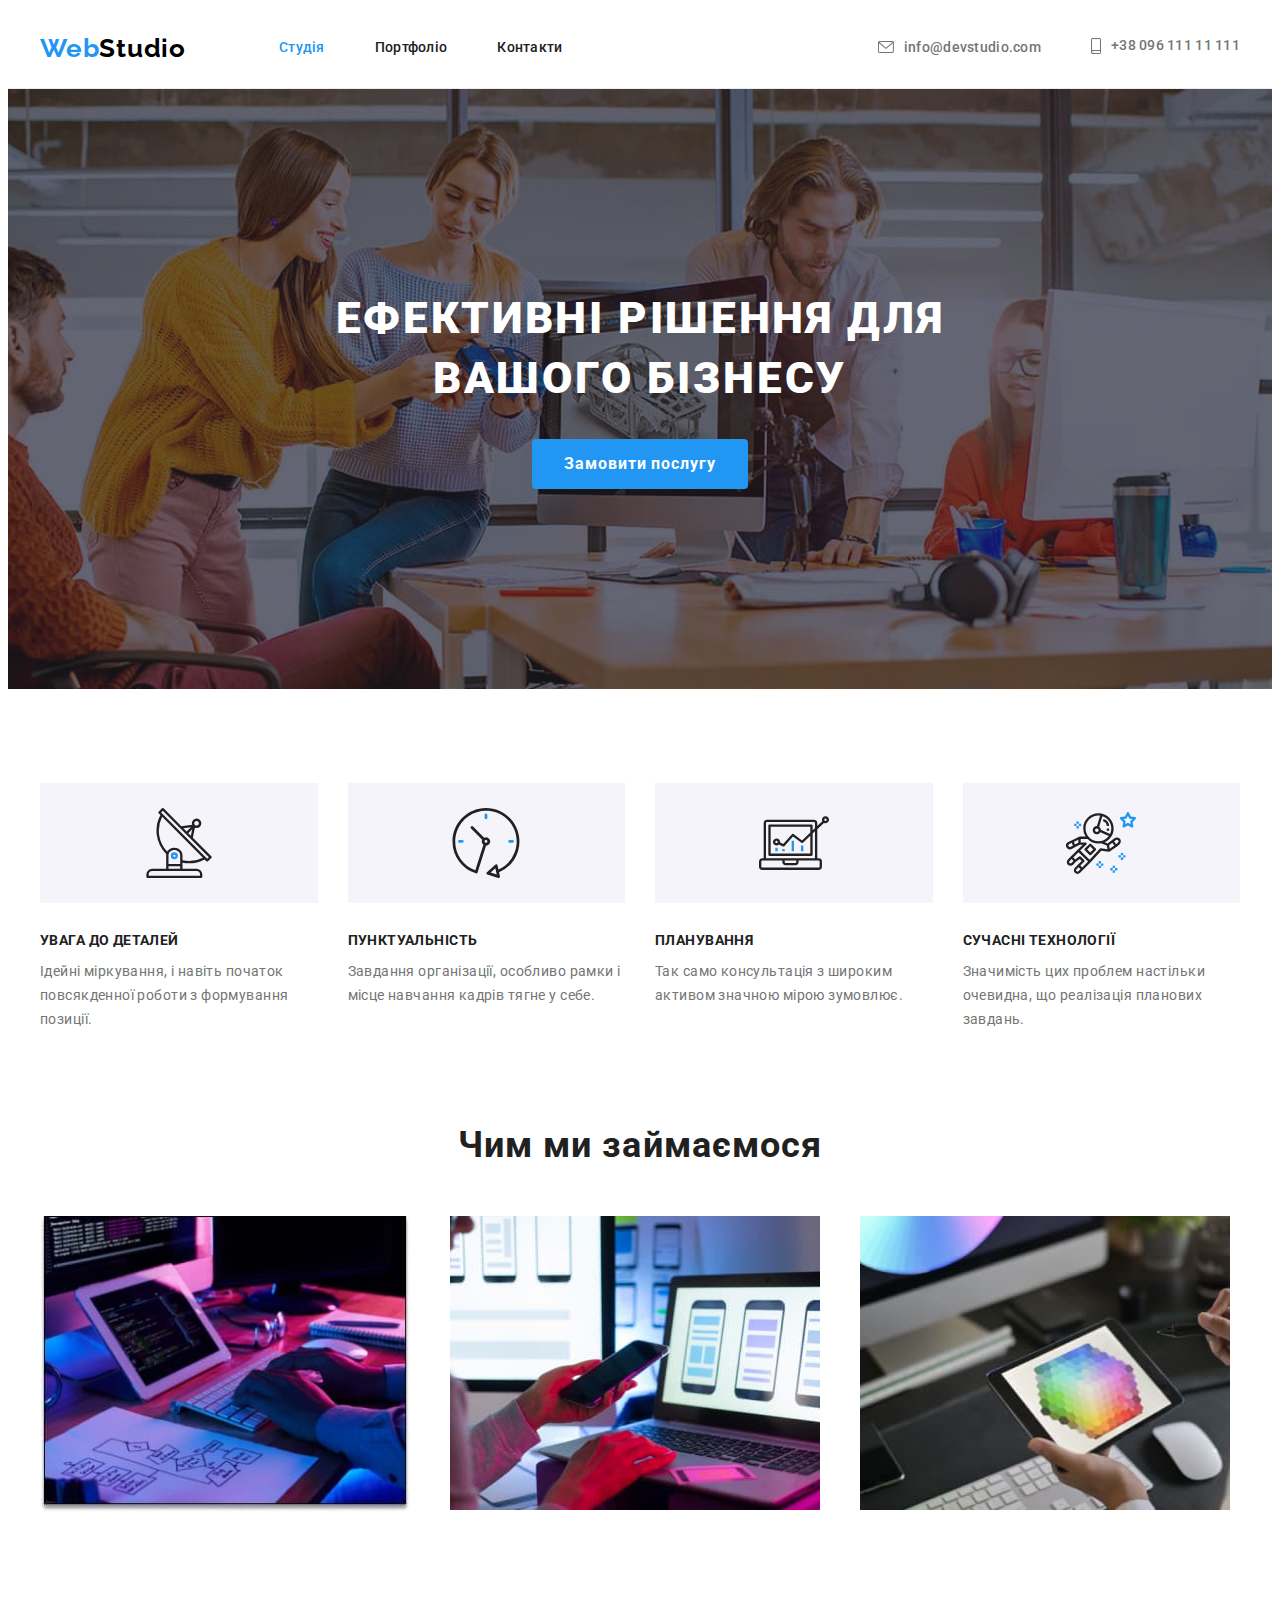
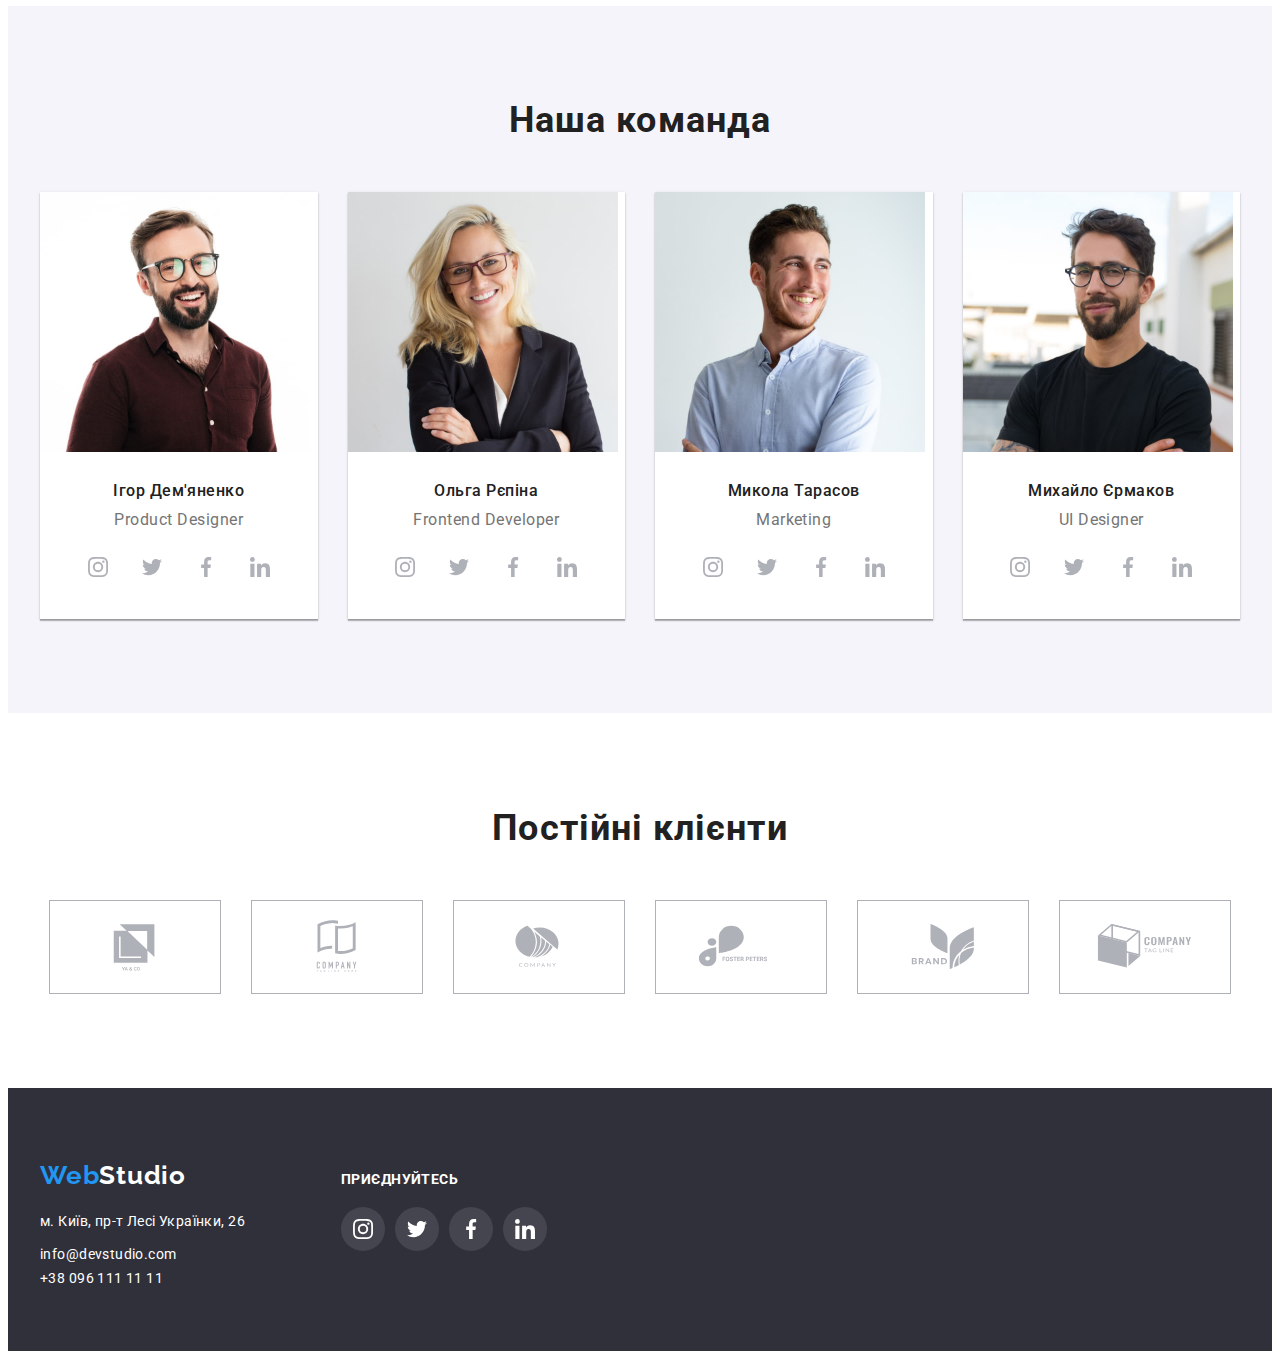
<file: index.html>
<!DOCTYPE html>
<html lang="uk">

<head>
    <meta charset="UTF-8">
    <meta http-equiv="X-UA-Compatible" content="IE=edge">
    <meta name="viewport" content="width=device-width, initial-scale=1.0">
    <title>Document</title>

 <!-- Fonts -->
    <link rel="preconnect" href="https://fonts.googleapis.com">
    <link rel="preconnect" href="https://fonts.gstatic.com" crossorigin>
    <link href="https://fonts.googleapis.com/css2?family=Raleway:wght@700&family=Roboto:wght@400;500;700;900&display=swap"
    rel="stylesheet">

  <!--Modern-normalize  -->

    <link rel="stylesheet" href="https://cdnjs.cloudflare.com/ajax/libs/modern-normalize/1.1.0/modern-normalize.min.css"
        integrity="sha512-wpPYUAdjBVSE4KJnH1VR1HeZfpl1ub8YT/NKx4PuQ5NmX2tKuGu6U/JRp5y+Y8XG2tV+wKQpNHVUX03MfMFn9Q=="
        crossorigin="anonymous" referrerpolicy="no-referrer" />

  <!--Custom styles-->

    <link rel="stylesheet" href="./css/styles.css">

</head>

<body>
    <!--Шапка сторінки-->

    <header class="heder line">
        <div class="container main">
            <nav class="navigation">
                <a href="/" lang="en" class="logo link"> <span class="accent">Web</span>Studio</a>
                <ul class="site-nav">
                    <li class="item"><a href="" class="link current">Студія</a></li>
                    <li class="item"><a href="./portfolio.html" class="link">Портфоліо</a></li>
                    <li class="item"><a href="" class="link">Контакти</a></li>
                </ul>
            </nav>
            <ul class="auth-nav">
                <li class="item">
                    <a href="mailto:info@devstudio.com" class="link envelope">
                        <svg class="envelope-icon" width="16" height="12">
                          <use href="./images/icons.svg#icon-envelope"></use>
                        </svg>
                        info@devstudio.com </a>
                </li>
                <li class="item">
                    <a href="tel:+380961111111" class="link smartphone">
                        <svg class="smartphone-icon" width="10" height="16">
                          <use href="./images/icons.svg#icon-smartphone"></use>
                        </svg>
                        +38 096 111 11 111</a>
                </li>
            </ul>
        </div>
    </header>
    
    <main>
        <!--Bg-->

        <section class="section-bg section">
                <div class="bg container">
                    <h1 class="section-bg-title">Ефективні рішення для вашого бізнесу</h1>
                    <button type="button" class="section-bg-button">Замовити послугу</button>
                </div>
        </section>
    
        <!--Інформація про сферу діяльності-->

        <section class="activity-section">
            <div class="container">
                <h2 hidden>Особливості</h2>
                <ul class="activity-list">
                    <li class="activity-item">

                        <div class="activity-icons">
                            <svg class="antenna-icon" width="70" height="70">
                              <use href="./images/icons.svg#icon-antenna"></use>
                            </svg>
                        </div>

                        <h3 class="activity-title">УВАГА ДО ДЕТАЛЕЙ</h3>
                        <p class="activity-text">Ідейні міркування, і навіть початок повсякденної роботи з формування позиції.</p>
                    </li>
                    <li class="activity-item">

                        <div class="activity-icons">
                            <svg class="clock-icon" width="70" height="70">
                                <use href="./images/icons.svg#icon-clock"></use>
                            </svg>
                        </div>
                        <h3 class="activity-title">ПУНКТУАЛЬНІСТЬ</h3>
                        <p class="activity-text">Завдання організації, особливо рамки і місце навчання кадрів тягне у себе.</p>
                    </li>
                    <li class="activity-item">

                        <div class="activity-icons">
                            <svg class="diagram-icon" width="70" height="70">
                                <use href="./images/icons.svg#icon-diagram"></use>
                            </svg>
                        </div>

                        <h3 class="activity-title">ПЛАНУВАННЯ</h3>
                        <p class="activity-text">Так само консультація з широким активом значною мірою зумовлює.</p>
                    </li>
                    <li class="activity-item">

                        <div class="activity-icons">
                            <svg class="astronaut-icon" width="70" height="70">
                                <use href="./images/icons.svg#icon-astronaut"></use>
                            </svg>
                        </div>
                        
                        <h3 class="activity-title">СУЧАСНІ ТЕХНОЛОГІЇ</h3>
                        <p class="activity-text">Значимість цих проблем настільки очевидна, що реалізація планових завдань.</p>
                    </li>
                </ul>
            </div>
        </section>

        <!-- сфера діяльності -->

        <section class="work-section section">
            <div class="work-box container">
                <h2 class="work-title">Чим ми займаємося</h2>
                <ul class="work-list">
                    <li class="work-item"> <img src="./images/a/box1(1).jpg" alt="Робота з програмами" width="370"></li>
                    <li class="work-item"> <img src="./images/a/img(4).jpg" alt="Дизайнер - розробник" width="370"></li>
                    <li class="work-item"> <img src="./images/a/img(5).jpg" alt="Вебдизайнер" width="370"></li>
                </ul>
            </div>
        </section>

        <!--Склад команды-->

        <section class="team-section section">
            <div class="container">
                <h2 class="team-title">Наша команда</h2>
                <ul class="team-box">

                        <li class="team-list">
                            <img src="./images/b/img(6).jpg" alt="Фото Ігора" width="270" class="team-img">
                            <div class="box">
                                <h3 class="team-subtitle">Ігор Дем'яненко</h3>
                                <p lang="eu" class="team-text">Product Designer</p>
                        
                                <ul class="social-list">
                                    <li class="social-item">
                                        <a class="social-link link" href="https://www.instagram.com"
                                        target="_blank"
                                        rel="noopener noreferrer"
                                        aria-label="instagram"
                                        >
                                        <svg class="social-icon" width="20" height="20">
                                          <use href="./images/icons.svg#icon-instagram"></use>
                                        </svg>
                                        </a>
                                    </li>
                                    <li class="social-item">
                                        <a class="social-link link" href="https://twitter.com" target="_blank" rel="noopener noreferrer"
                                            aria-label="twitter">
                                            <svg class="social-icon" width="20" height="20">
                                                <use href="./images/icons.svg#icon-twitter"></use>
                                            </svg>
                                        </a>
                                    </li>
                                    <li class="social-item">
                                        <a class="social-link link" href="https://www.facebook.com" target="_blank" rel="noopener noreferrer"
                                            aria-label="facebook">
                                            <svg class="social-icon" width="20" height="20">
                                                <use href="./images/icons.svg#icon-facebook"></use>
                                            </svg>
                                        </a>
                                    </li>
                                    <li class="social-item">
                                        <a class="social-link link" href="https://www.linkedin.com" target="_blank" rel="noopener noreferrer"
                                            aria-label="linkedin">
                                            <svg class="social-icon" width="20" height="20">
                                                <use href="./images/icons.svg#icon-linkedin"></use>
                                            </svg>
                                        </a>
                                    </li>
                                </ul>
                            </div>
                        </li>
                    
                        <li class="team-list">
                            <img src="./images/b/img(1).jpg" alt="Фото Ольги" width="270" class="team-img">
                                <div class="box">
                                    <h3 class="team-subtitle">Ольга Рєпіна</h3>
                                    <p lang="eu" class="team-text">Frontend Developer</p>
                        
                                    <ul class="social-list">
                                        <li class="social-item">
                                            <a class="social-link link" href="https://www.instagram.com" target="_blank" rel="noopener noreferrer"
                                                aria-label="instagram">
                                                <svg class="social-icon" width="20" height="20">
                                                    <use href="./images/icons.svg#icon-instagram"></use>
                                                </svg>
                                            </a>
                                        </li>
                                        <li class="social-item">
                                            <a class="social-link link" href="https://twitter.com" target="_blank" rel="noopener noreferrer"
                                                aria-label="twitter">
                                                <svg class="social-icon" width="20" height="20">
                                                    <use href="./images/icons.svg#icon-twitter"></use>
                                                </svg>
                                            </a>
                                        </li>
                                        <li class="social-item">
                                            <a class="social-link link" href="https://www.facebook.com" target="_blank" rel="noopener noreferrer"
                                                aria-label="facebook">
                                                <svg class="social-icon" width="20" height="20">
                                                    <use href="./images/icons.svg#icon-facebook"></use>
                                                </svg>
                                            </a>
                                        </li>
                                        <li class="social-item">
                                            <a class="social-link link" href="https://www.linkedin.com" target="_blank" rel="noopener noreferrer"
                                                aria-label="linkedin">
                                                <svg class="social-icon" width="20" height="20">
                                                    <use href="./images/icons.svg#icon-linkedin"></use>
                                                </svg>
                                            </a>
                                        </li>
                                    </ul>
                                </div>
                        </li>

                        <li class="team-list">
                                <img src="./images/b/img(2).jpg" alt="Фото Миколая" width="270" class="team-img">
                                <div class="box">
                                    <h3 class="team-subtitle">Микола Тарасов</h3>
                                    <p lang="eu" class="team-text">Marketing</p>
                                    <ul class="social-list">
                                        <li class="social-item">
                                            <a class="social-link link" href="https://www.instagram.com" target="_blank" rel="noopener noreferrer"
                                                aria-label="instagram">
                                                <svg class="social-icon" width="20" height="20">
                                                    <use href="./images/icons.svg#icon-instagram"></use>
                                                </svg>
                                            </a>
                                        </li>
                                        <li class="social-item">
                                            <a class="social-link link" href="https://twitter.com" target="_blank" rel="noopener noreferrer"
                                                aria-label="twitter">
                                                <svg class="social-icon" width="20" height="20">
                                                    <use href="./images/icons.svg#icon-twitter"></use>
                                                </svg>
                                            </a>
                                        </li>
                                        <li class="social-item">
                                            <a class="social-link link" href="https://www.facebook.com" target="_blank" rel="noopener noreferrer"
                                                aria-label="facebook">
                                                <svg class="social-icon" width="20" height="20">
                                                    <use href="./images/icons.svg#icon-facebook"></use>
                                                </svg>
                                            </a>
                                        </li>
                                        <li class="social-item">
                                            <a class="social-link link" href="https://www.linkedin.com" target="_blank" rel="noopener noreferrer"
                                                aria-label="linkedin">
                                                <svg class="social-icon" width="20" height="20">
                                                    <use href="./images/icons.svg#icon-linkedin"></use>
                                                </svg>
                                            </a>
                                        </li>
                                    </ul>
                                </div>
                        </li>

                        <li class="team-list">
                                <img src="./images/b/img(3).jpg" alt="Фото Михайла" width="270">
                                <div class="box">
                                    <h3 class="team-subtitle">Михайло Єрмаков</h3>
                                    <p lang="eu" class="team-text">UI Designer</p>
                                    <ul class="social-list">
                                    <li class="social-item">
                                        <a class="social-link link" href="https://www.instagram.com" target="_blank" rel="noopener noreferrer"
                                            aria-label="instagram">
                                            <svg class="social-icon" width="20" height="20">
                                                <use href="./images/icons.svg#icon-instagram"></use>
                                            </svg>
                                        </a>
                                    </li>
                                    <li class="social-item">
                                        <a class="social-link link" href="https://twitter.com" target="_blank" rel="noopener noreferrer"
                                            aria-label="twitter">
                                            <svg class="social-icon" width="20" height="20">
                                                <use href="./images/icons.svg#icon-twitter"></use>
                                            </svg>
                                        </a>
                                    </li>
                                    <li class="social-item">
                                        <a class="social-link link" href="https://www.facebook.com" target="_blank" rel="noopener noreferrer"
                                            aria-label="facebook">
                                            <svg class="social-icon" width="20" height="20">
                                                <use href="./images/icons.svg#icon-facebook"></use>
                                            </svg>
                                        </a>
                                    </li>
                                    <li class="social-item">
                                        <a class="social-link link" href="https://www.linkedin.com" target="_blank" rel="noopener noreferrer"
                                            aria-label="linkedin">
                                            <svg class="social-icon" width="20" height="20">
                                                <use href="./images/icons.svg#icon-linkedin"></use>
                                            </svg>
                                        </a>
                                    </li>
                                    </ul>
                                </div>
                        </li>

                </ul>
            </div>
        </section>

        <!-- Постійні клієнти -->

        <section class="clients-section section">
            <div class="container">
                <h2 class="clients-title">Постійні клієнти</h2>
                <ul class="clients-list">
                    <li class="clients-item">
                        <a class="clients-link link" href="" target="_blank" rel="noopener noreferrer"
                            aria-label="company-ya&co">
                             <svg class="clients-icon" width="106" height="60">
                                <use href="./images/icons.svg#icon-ya"></use>
                             </svg>
                            </a>
                    </li>
                    <li class="clients-item">
                            <a class="clients-link link" href="" target="_blank" rel="noopener noreferrer" aria-label="company-tagline-here">
                                <svg class="clients-icon" width="106" height="60">
                                    <use href="./images/icons.svg#icon-company"></use>
                                </svg>
                            </a>
                    </li>
                    <li class="clients-item">
                            <a class="clients-link link" href="" target="_blank" rel="noopener noreferrer" aria-label="company">
                                <svg class="clients-icon" width="106" height="60">
                                    <use href="./images/icons.svg#icon-circle"></use>
                                </svg>
                            </a>
                    </li>
                    <li class="clients-item">
                            <a class="clients-link link" href="" target="_blank" rel="noopener noreferrer" aria-label="company-brand">
                                <svg class="clients-icon" width="106" height="60">
                                    <use href="./images/icons.svg#icon-foster"></use>
                                </svg>
                            </a>
                    </li>
                    <li class="clients-item">
                            <a class="clients-link link" href="" target="_blank" rel="noopener noreferrer" aria-label="company-tag-line">
                                <svg class="clients-icon" width="106" height="60">
                                    <use href="./images/icons.svg#icon-brand"></use>
                                </svg>
                            </a>
                    </li>
                    <li class="clients-item">
                            <a class="clients-link link" href="" target="_blank" rel="noopener noreferrer" aria-label="facebook">
                                <svg class="clients-icon" width="106" height="60">
                                    <use href="./images/icons.svg#icon-square"></use>
                                </svg>
                            </a>
                    </li>


                </ul>
            </div>
        </section>
    </main>


    <!--Футер-->

    <footer class="footer">
        <div class="footer-container container">
            <div class="footer-left">
                <a href="/" lang="en" class="footer-logo link"><span class="accent">Web</span>Studio</a>
                <address class="footer-adress">
                    <p class="footer-text">м. Київ, пр-т Лесі Українки, 26</p>
                    <ul class="footer-list">
                        <li ><a href="mailto:info@devstudio.com" class="footer-item indent link">info@devstudio.com</a></li>
                        <li><a href="tel:+380961111111" class="footer-item link">+38 096 111 11 11</a></li>
                    </ul>
                </address>
            </div>

            <div class="footer-right">
                <p class="footer-social">приєднуйтесь</p>
                <ul class="footer-social-list">
                    <li class="footer-social-item">
                        <a class="footer-social-link link" href="https://www.instagram.com" target="_blank" rel="noopener noreferrer"
                            aria-label="instagram">
                            <svg class="social-icon" width="20" height="20">
                                <use href="./images/icons.svg#icon-instagram"></use>
                            </svg>
                        </a>
                    </li>
                    <li class="footer-social-item">
                        <a class="footer-social-link link" href="https://twitter.com" target="_blank" rel="noopener noreferrer"
                            aria-label="twitter">
                            <svg class="social-icon" width="20" height="20">
                                <use href="./images/icons.svg#icon-twitter"></use>
                            </svg>
                        </a>
                    </li>
                    <li class="footer-social-item">
                        <a class="footer-social-link link" href="https://www.facebook.com" target="_blank" rel="noopener noreferrer"
                            aria-label="facebook">
                            <svg class="social-icon" width="20" height="20">
                                <use href="./images/icons.svg#icon-facebook"></use>
                            </svg>
                        </a>
                    </li>
                    <li class="footer-social-item">
                        <a class="footer-social-link link" href="https://www.linkedin.com" target="_blank" rel="noopener noreferrer"
                            aria-label="linkedin">
                            <svg class="social-icon" width="20" height="20">
                                <use href="./images/icons.svg#icon-linkedin"></use>
                            </svg>
                        </a>
                    </li>
                </ul>


            </div>
        </div>
    </footer>
</body>
</html>
</file>
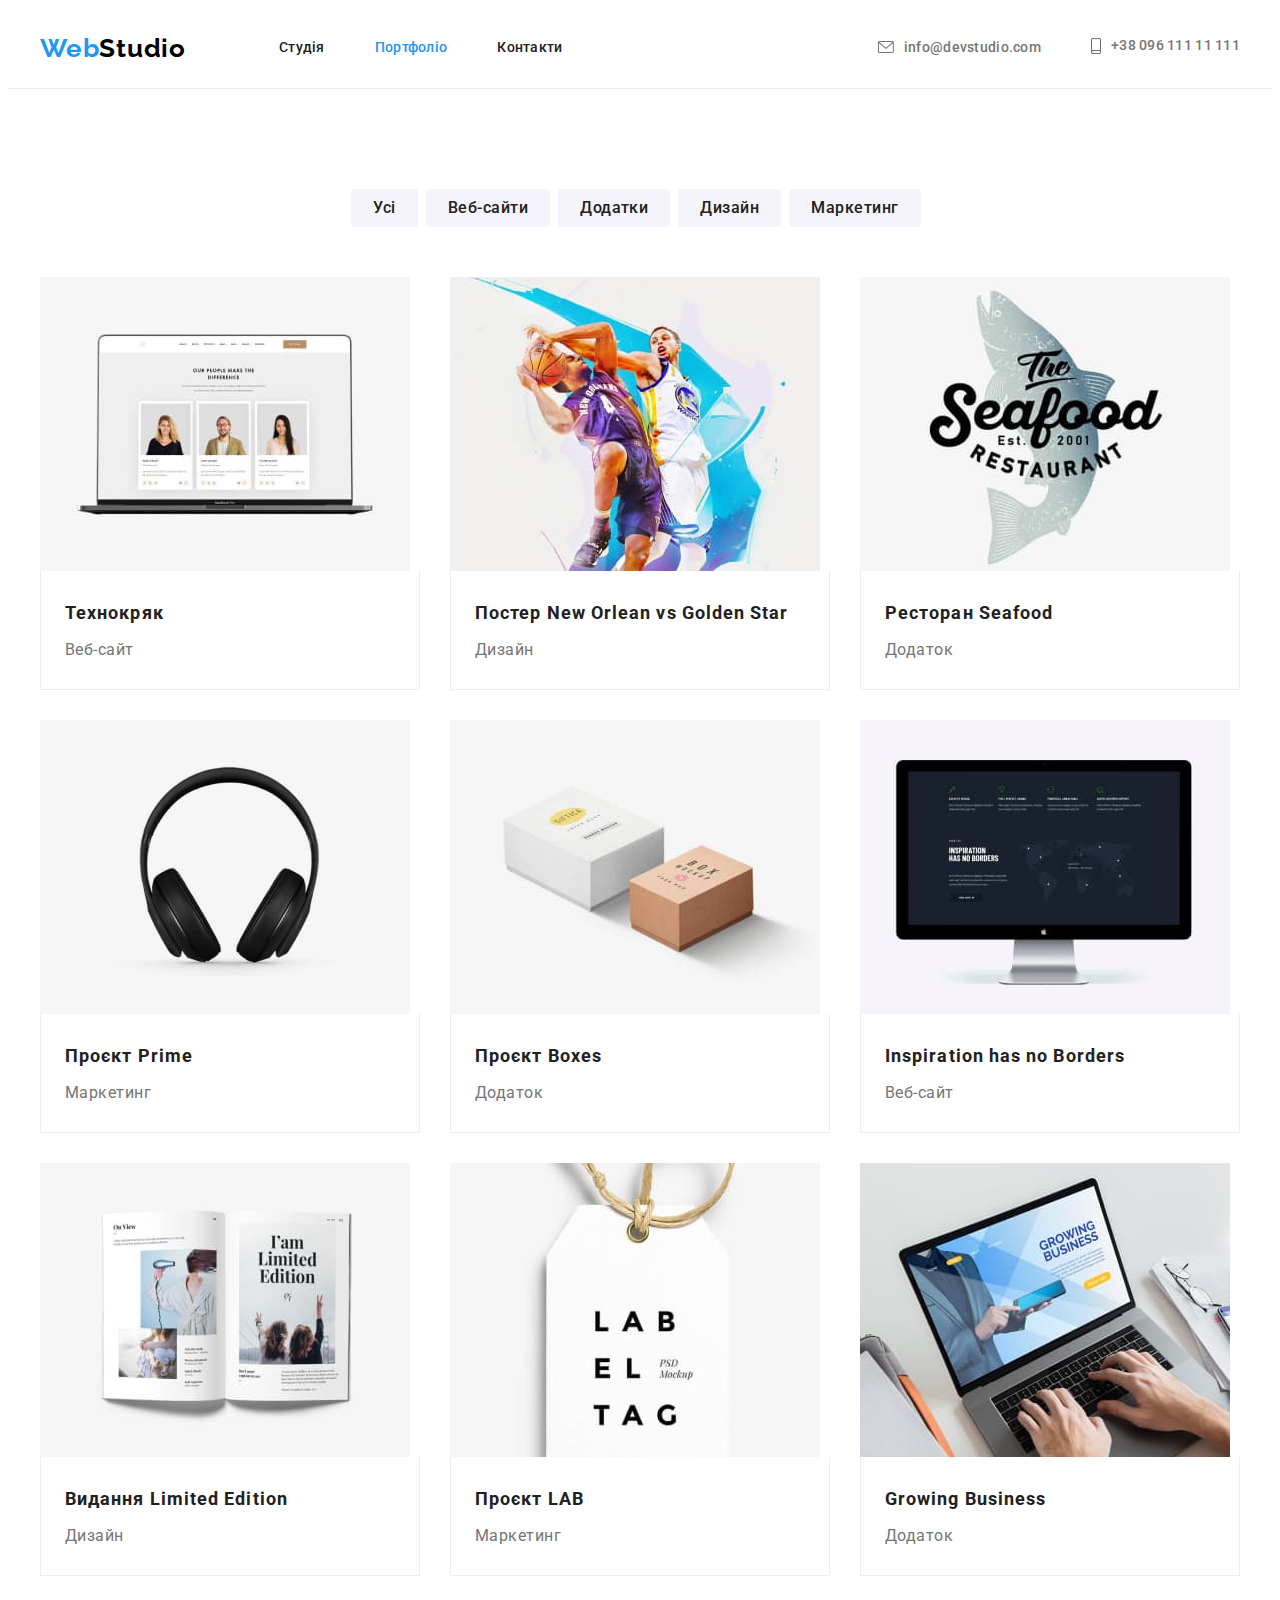
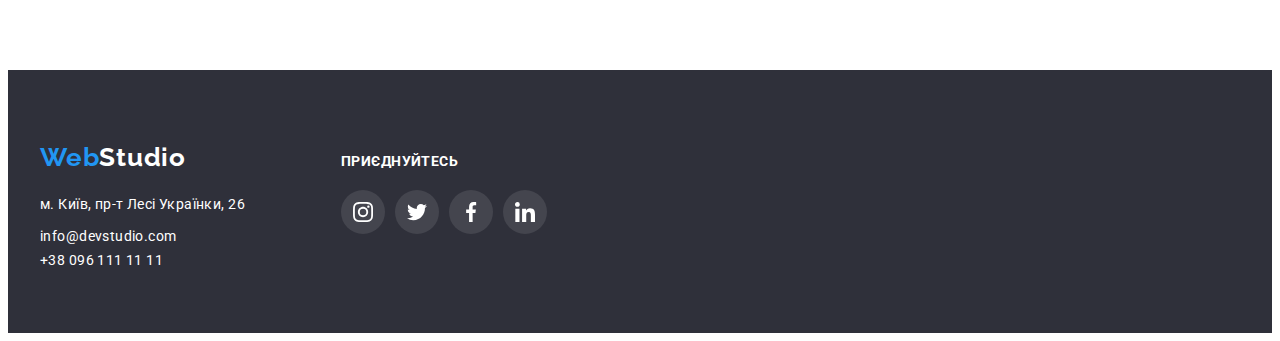
<file: portfolio.html>
<!DOCTYPE html>
<html lang="uk">

<head>
    <meta charset="UTF-8">
    <meta http-equiv="X-UA-Compatible" content="IE=edge">
    <meta name="viewport" content="width=device-width, initial-scale=1.0">
    <title>Document</title>

 <!-- Fonts -->

    <link rel="preconnect" href="https://fonts.googleapis.com">
    <link rel="preconnect" href="https://fonts.gstatic.com" crossorigin>
    <link href="https://fonts.googleapis.com/css2?family=Raleway:wght@700&family=Roboto:wght@400;500;700;900&display=swap"
        rel="stylesheet">

 <!--Modern-normalize  -->
    
    <link rel="stylesheet" href="https://cdnjs.cloudflare.com/ajax/libs/modern-normalize/1.1.0/modern-normalize.min.css"
        integrity="sha512-wpPYUAdjBVSE4KJnH1VR1HeZfpl1ub8YT/NKx4PuQ5NmX2tKuGu6U/JRp5y+Y8XG2tV+wKQpNHVUX03MfMFn9Q=="
        crossorigin="anonymous" referrerpolicy="no-referrer" />
    
 <!--Custom styles-->

    <link rel="stylesheet" href="./css/styles.css">

</head>

<body>
    <!--Шапка сторінки-->
    <header class="heder line">
        <div class="container main">
            <nav class="navigation">
                <a href="/" lang="en" class="logo link"> <span class="accent">Web</span>Studio</a>
                <ul class="site-nav">
                    <li class="item"><a href="./index.html" class="link">Студія</a></li>
                    <li class="item"><a href="" class="link current">Портфоліо</a></li>
                    <li class="item"><a href="" class="link">Контакти</a></li>
                </ul>
                </nav>
                <ul class="auth-nav">
                <li class="item">
                    <a href="mailto:info@devstudio.com" class="link envelope">
                        <svg class="envelope-icon" width="16" height="12">
                            <use href="./images/icons.svg#icon-envelope"></use>
                        </svg>
                        info@devstudio.com </a>
                </li>
                <li class="item">
                    <a href="tel:+380961111111" class="link smartphone">
                        <svg class="smartphone-icon" width="10" height="16">
                            <use href="./images/icons.svg#icon-smartphone"></use>
                        </svg>
                        +38 096 111 11 111</a>
                </li>
                </ul>
                </div>
                </header>
    <!-- Main -->
    <main>
        <section class="portfolio section">
            <div class="container">
                <h1 hidden>Портфоліо</h1>
                <ul class="portfolio-filter ">
                    <li class="portfolio-item"><button type="button" class="button">Усі</button>
                    <li class="portfolio-item"><button type="button" class="button">Веб-сайти</button>
                    <li class="portfolio-item"><button type="button" class="button">Додатки</button>
                    <li class="portfolio-item"><button type="button" class="button">Дизайн</button>
                    <li class="portfolio-item"><button type="button" class="button">Маркетинг</button>
                </ul>
                <ul class="project-list">
                    <li class="project-item">
                            <a href="" class="project-link link">
                                <img src="./images/portfolio/img(1).jpg" alt="Ноутбук" width="370">
                                <div class="project-infa">
                                    <h2 class="project-title">Технокряк</h2>
                                    <p class="project-text">Веб-сайт</p>
                                </div>
                            </a>
                    </li>
                    <li class="project-item">
                        <a href="" class="project-link link">
                            <img src="./images/portfolio/img(2).jpg" alt="Гра у баскетбол" width="370" class="project-img">
                            <div class="project-infa">
                                <h2 class="project-title">Постер New Orlean vs Golden Star</h2>
                                <p class="project-text">Дизайн</p>
                            </div>
                        </a>
                    </li>
                    <li class="project-item">
                        <a href="" class="project-link link">
                            <img src="./images/portfolio/img(3).jpg" alt="Серветка" width="370">
                            <div class="project-infa">
                                <h2 class="project-title">Ресторан Seafood</h2>
                                <p class="project-text">Додаток</p>
                            </div>
                        </a>
                    </li>
                    <li class="project-item">
                        <a href="" class="project-link link">
                            <img src="./images/portfolio/img(4).jpg" alt="Навушники" width="370">
                            <div class="project-infa">
                                <h2 class="project-title">Проєкт Prime</h2>
                                <p class="project-text">Маркетинг</p>
                            </div>
                        </a>
                    </li>
                    <li class="project-item">
                        <a href="" class="project-link link">
                            <img src="./images/portfolio/img(5).jpg" alt="Коробки" width="370">
                            <div class="project-infa">
                                <h2 class="project-title">Проєкт Boxes</h2>
                                <p class="project-text">Додаток</p>
                            </div>
                        </a>
                    </li>
                    <li class="project-item">
                        <a href="" class="project-link link">
                            <img src="./images/portfolio/img(6).jpg" alt="Монитор" width="370">
                            <div class="project-infa">
                                <h2 lang="eu" class="project-title">Inspiration has no Borders</h2>
                                <p class="project-text">Веб-сайт</p>
                            </div>
                        </a>
                    </li>
                    <li class="project-item">
                        <a href="" class="project-link link">
                            <img src="./images/portfolio/img(7).jpg" alt="Книга" width="370">
                            <div class="project-infa">
                                <h2 class="project-title">Видання Limited Edition</h2>
                                <p class="project-text">Дизайн</p>
                            </div>
                        </a>
                    </li>
                    <li class="project-item">
                        <a href="" class="project-link link">
                            <img src="./images/portfolio/img(8).jpg" alt="Бірка" width="370">
                            <div class="project-infa">
                                <h2 class="project-title">Проєкт LAB</h2>
                                <p class="project-text">Маркетинг</p>
                            </div>
                        </a>
                    </li>
                    <li class="project-item">
                        <a href="" class="project-link link">
                            <img src="./images/portfolio/img(9).jpg" alt="Робота на ноутбуке" width="370">
                            <div class="project-infa">
                                <h2 lang="eu" class="project-title">Growing Business</h2>
                                <p class="project-text">Додаток</p>
                            </div>
                        </a>
                    </li>
                </ul>
            </div>
        </section>
    </main>
<!--Футер-->
<footer class="footer">
    <div class="footer-container container">
        <div class="footer-left">
            <a href="/" lang="en" class="footer-logo link"><span class="accent">Web</span>Studio</a>
            <address class="footer-adress">
                <p class="footer-text">м. Київ, пр-т Лесі Українки, 26</p>
                <ul class="footer-list">
                    <li><a href="mailto:info@devstudio.com" class="footer-item indent link">info@devstudio.com</a></li>
                    <li><a href="tel:+380961111111" class="footer-item link">+38 096 111 11 11</a></li>
                </ul>
            </address>
        </div>

        <div class="footer-right">
            <p class="footer-social">приєднуйтесь</p>
            <ul class="footer-social-list">
                <li class="footer-social-item">
                    <a class="footer-social-link link" href="https://www.instagram.com" target="_blank"
                        rel="noopener noreferrer" aria-label="instagram">
                        <svg class="social-icon" width="20" height="20">
                            <use href="./images/icons.svg#icon-instagram"></use>
                        </svg>
                    </a>
                </li>
                <li class="footer-social-item">
                    <a class="footer-social-link link" href="https://twitter.com" target="_blank"
                        rel="noopener noreferrer" aria-label="twitter">
                        <svg class="social-icon" width="20" height="20">
                            <use href="./images/icons.svg#icon-twitter"></use>
                        </svg>
                    </a>
                </li>
                <li class="footer-social-item">
                    <a class="footer-social-link link" href="https://www.facebook.com" target="_blank"
                        rel="noopener noreferrer" aria-label="facebook">
                        <svg class="social-icon" width="20" height="20">
                            <use href="./images/icons.svg#icon-facebook"></use>
                        </svg>
                    </a>
                </li>
                <li class="footer-social-item">
                    <a class="footer-social-link link" href="https://www.linkedin.com" target="_blank"
                        rel="noopener noreferrer" aria-label="linkedin">
                        <svg class="social-icon" width="20" height="20">
                            <use href="./images/icons.svg#icon-linkedin"></use>
                        </svg>
                    </a>
                </li>
            </ul>


        </div>
    </div>
</footer>
</body>

</html>
</file>
<file: css/styles.css>
/* основной цвет текста (заголовков) #212121 */
/* вторичный цвет текста (параграфов) #757575  */
/* акцент #2196F3 */
/* белый цвет текста #FFFFFF*/

/* основной цвет фона  #F5F5F5*/
/* цвет фона в heder #FFFFFF */
/* цвет фона секция Bg и футер #2F303A */
/* цвет фона секция Склад команды#F5F4FA */

:root {
    --primary-text-color: #212121;
    --text-color: #757575;
    --accent-color: #2196F3;
    --white-color: #FFFFFF;
    --black-color: #000000;

    --background-color: #FFFFFF;
    --background-color-secondary: #F5F4FA;
    --background-color-third: #2F303A;
    --background-color-accent: #2196F3;
    --background-color-aktive: #188CE8;

    --border-portfolio: #EEEEEE;
    --border-line: #ECECEC;
}

body {
 font-family: Roboto, sans-serif;
 color: var(--primary-text-color);
 background-color: var(--background-color);
}
 
/* reset style */

h1,
h2,
h3,
h4,
h5,
h6,
p {
 margin: 0;
}

ul {
 list-style: none;
 padding: 0;
 margin: 0;
}

.link {
 text-decoration: none;
}
 
img {
    display: block;
    max-width: 100%;
    height: auto;
}

.container {
    width: 1200px;
    padding-left: 15px;
    padding-right: 15px;
    margin-left: auto;
    margin-right: auto;

    /* outline: 2px solid blue; */
}

.section {
    padding-top: 94px;
    padding-bottom: 94px;
    /* outline: 2px solid orange; */

}

/*-------------header-------------*/


.heder {
 background-color: var(--background-colorl);
  
}

.line {
 border-bottom: 1px solid var(--border-line);
 
}

.main {
    display: flex;
    align-items: center;
}

/* logo */

.logo {
 margin-right: 93px;
 
 font-family: Raleway;
 font-weight: 700;
 font-size: 26px;
 line-height: 1.19;
 letter-spacing: 0.03em;
 color: var(--black-color);
} 
  
.accent {
 color: var(--accent-color);
}

/* nav */
/* site-nav */

.navigation {
    display: flex;
    align-items: center;
}

.site-nav {
    display: flex;
    align-items: center;
    
}

.site-nav .item:not(:last-child) {
    margin-right: 50px;

}

.site-nav .link {
    display: block;
    padding-top: 32px;
    padding-bottom: 32px;

    font-weight: 500;
    font-size: 14px;
    line-height: 1.14;
    letter-spacing: 0.02em;
    color: var(--primary-text-color);
}

.site-nav .link.current {
 color: var(--accent-color);
}

.site-nav .link:hover,
.site-nav .link:focus {
 color: var(--accent-color);

}

/*  auth-nav*/

.auth-nav {
    display: flex;
    align-items: center;
    margin-left: auto;
        
} 

.auth-nav .item:not(:last-child) {
    margin-right: 50px;

}
.auth-nav .link:hover,
.auth-nav .link:focus {
color: var(--accent-color);
}

.auth-nav .link {
    display: inline-flex;
    align-items: center;
    color: currentColor;

    font-weight: 500;
    font-size: 14px;
    line-height: 1.14;
    letter-spacing: 0.02em;   
    color: var(--text-color);
}

.envelope-icon, .smartphone-icon {
    margin-right: 10px;
    fill: currentColor;

}

/* .smartphone-icon {
    margin-right: 10px;
} */

/* .auth-nav .link.envelope::before{
    display: inline-flex;
    content: " ";
    width: 16px;
    height: 12px;
    background-size: contain;
    background-image: url(../images/icons.svg/envelope.svg);
    margin-right: 10px;

}

.auth-nav .link.smartphone::before {
    content: " ";
    width: 10px;
    height: 16px;
    background-size: contain;
    
    background-image: url(../images/icons.svg/smartphone.svg);
    margin-right: 10px;


} */
/*--------------- main-------------- */

/* bg */

.section-bg {
    padding-top: 200px;
    padding-bottom: 200px;
   
    max-width: 1600px;
    margin-left: auto;
    margin-right: auto;

    background-color:#C4C4C4;
    background-image: linear-gradient(
    to right,
    rgba(47, 48, 58, 0.4), rgba(47, 48, 58, 0.4)),
    url(../images/section-bg/Img.jpg);
           
    background-repeat: no-repeat;
    background-position: center;

    margin-left: auto;
    margin-right: auto;
 
}
  
.bg {
 text-align: center;
}

.section-bg-title {
    margin-right: auto;
    margin-left: auto;
    margin-bottom: 30px;

    width: 721px;
    font-weight: 900;
    font-size: 44px;
    line-height: 1.36;
    
    letter-spacing: 0.06em;
    text-transform: uppercase;
    color: var(--white-color);

}

.section-bg-button {
    font-family: inherit;
    font-weight: 700;
    font-size: 16px;
    line-height: 1.87;
    letter-spacing: 0.06em;
    cursor: pointer;
    color: var(--white-color);
    background-color: var(--background-color-accent);
    border: none;
    padding: 10px 32px;
    border-radius: 4px;
    min-width: 216px;
    min-height: 50px;
    left: 677px;
    top: 445px;

}

.section-bg-button:hover,
.section-bg-button:focus {
    background-color: var(--background-color-aktive);
    text-shadow: 0px 4px 4px #000000;
       
}

/*  Інформація про сферу діяльності*/

/*  Приховали заголовок*/

.visually-hidden {
  position: absolute;
  white-space: nowrap;
  width: 1px;
  height: 1px;
  overflow: hidden;
  border: 0;
  padding: 0;
  clip: rect(0 0 0 0);
  clip-path: inset(50%);
  margin: -1px;
}


.activity-section {
    padding-top: 94px;
    
}


.activity-list {
    display: flex;
    
}

.activity-item {
    display: block;
    
    flex-basis: calc((100% - 90px) / 4);
    margin-right: 30px;
    margin-bottom: 30px;
}


.activity-item:nth-child(4n) {
    margin-right: 0px;
}

.activity-item:nth-last-child(-n+4) {
    margin-bottom: 0px;
}

.activity-icons {
    display: flex;
    justify-content: center;
    padding-top: 25px;
    padding-bottom: 25px;
    background-color: #F5F4FA;
    margin-bottom: 30px;

}


.activity-title {
    margin-bottom: 10px;

    font-size: 14px;
    line-height: 1.14;
    letter-spacing: 0.03em;
    text-transform: uppercase;
}    

.activity-text {
    font-size: 14px;
    line-height: 24px;
    letter-spacing: 0.03em;
    color: var(--text-color);
}

/* сфера діяльності */

.work-section {
 padding-bottom: 94px;
}

.work-list {
    display: flex;
    flex-wrap: wrap;
    gap: 30px;

}

.work-item {
    flex-basis: calc((100% - 60px) / 3);
    
}

.work-title, .team-title {
    margin-bottom: 50px;

    font-size: 36px;
    line-height: 1.16;
    text-align: center;
    letter-spacing: 0.03em;
}


/* Склад команды */

.team-box {
    display: flex;
    flex-wrap: wrap;
    gap: 30px;
    
}

.box {
    text-align: center;
    padding: 30px;
}
.team-list {
 flex-basis: calc((100% - 90px) / 4);
  
}

.team-section {
 background-color: var(--background-color-secondary);
}

.team-list {
    background-color: var(--background-color);
    box-shadow: 0px 1px 3px rgba(0, 0, 0, 0.12),
    0px 1px 1px rgba(0, 0, 0, 0.14),
    0px 2px 1px rgba(0, 0, 0, 0.2);

}
.team-subtitle {
    margin-bottom: 10px;

    font-weight: 500;
    font-size: 16px;
    line-height: 1.18;  
    letter-spacing: 0.03em;
    
}

.team-text {
    font-size: 16px;
    line-height: 1.18;
    text-align: center;
    letter-spacing: 0.03em;
    color: var(--text-color);
    margin-bottom: 16px;
}

.social-list {
    display: flex;
    justify-content: center;
    align-items: center;
    gap: 10px;
}

.social-link {
    display: flex;
    justify-content: center;
    align-items: center;
    width: 44px;
    height: 44px;
    border-radius: 50%;
    background-color: #FFFFFF;
    color: #AFB1B8;
}


.social-icon {
    fill: currentColor;
}


.social-link:focus,
.social-link:hover {
    color:#FFFFFF;
    background-color: #188CE8;
}

/*  Постійні клієнти*/

.clients-title {
    font-size: 36px;
    line-height: 1.17;
    text-align: center;
    letter-spacing: 0.03em;
    margin-bottom: 50px;

}
.clients-list {
   display: flex;
   justify-content: center;
   align-items: center;
   gap: 30px;
}

.clients-item {
   display: flex;
   justify-content: center;
   align-items: center;
   gap: 30px;
         
} 

.clients-link {
    display: flex;
    justify-content: center;
    align-items: center;
    width: 170px;
    height: 92px;
    color: #AFB1B8;
    border: 1px solid #AFB1B8;
}

.clients-icon {
    fill: currentColor;
}

.clients-link:hover,
.clients-link:focus {
    color: #2196F3;
    border-color: #188CE8;
       
}


/* footer */

.footer {
    padding-top: 72px;
    padding-bottom: 60px;
    background-color: var(--background-color-third);

}

.footer-left {
 width: 231px;
 margin-right: 70px;
} 

.footer-container {
    display: flex;
    
}

.footer-logo {
    display: flex;
    align-items: baseline;
    margin-bottom: 20px;
    display: block;
    font-family: 'Raleway';
    font-weight: 700;
    font-size: 26px;
    line-height: 1.19;
    letter-spacing: 0.03em;
    color: var(--white-color);
}


.footer-adress {
    font-style: normal;
   
}

.footer .footer-text {
    margin-bottom: 9px;

    font-size: 14px;
    line-height: 1.71;
    letter-spacing: 0.03em;
    color: var(--white-color);
}

.footer-list .footer-item {
    display: block;
    
    font-style: normal;
    font-weight: 400;
    font-size: 14px;
    line-height: 1.71;         
    letter-spacing: 0.03em;
    color: var(--white-color);
  
}

.footer-list .footer-item:hover,
.footer-list .footer-item:focus {
    color: var(--accent-color);
} 

.footer-right {
    padding-top: 12px;
}

.footer-social {
    font-weight: 700;
    font-size: 14px;
    line-height: 1.14;
    letter-spacing: 0.03em;
    text-transform: uppercase;
    color: #FFFFFF;
    margin-bottom: 20px;
    
}

.footer-social-list {
    display: flex;
    justify-content: center;
    align-items: center;
    gap: 10px;
}

.footer-social-link {
    display: flex;
    justify-content: center;
    align-items: center;
    width: 44px;
    height: 44px;
    border-radius: 50%;
    background-color: #FFFFFF1A;
    color: #FFFFFF;
}

.footer-social-icon {
 color: currentColor;
    
}

.footer-social-link:focus,
.footer-social-link:hover {
    background-color: #188CE8;
}


/*----------------------Портфоліо------------------ */

/* section-portfolio */

.portfolio {
 background-color: var(--background-color);
 padding-top: 100px;
 padding-bottom: 94px;
}

/*button*/
.portfolio-filter {
    display: flex;
    align-items: center;
    margin-bottom: 50px;
    justify-content: center;
  
}

.portfolio-item {
 margin-right: 8px;
 
}

.portfolio-filter .button {
    padding-top: 6px;
    padding-bottom: 6px;
    padding-left: 22px;
    padding-right: 22px;
    display: block;

    font-family: 'Roboto';
    font-weight: 500;
    font-size: 16px;
    line-height: 1.62;    
    text-align: center;
    letter-spacing: 0.03em;
    color: var(--primary-text-color);
    background-color: var(--background-color-secondary);
    border-radius: 4px;
    border: none;
    cursor: pointer;
}

.portfolio-item .button:hover,
.portfolio-item .button:focus {
 color: var(--white-color);
 background-color: var(--accent-color);
 box-shadow: 0 4px 4px 0 rgba(0, 0, 0, 0.25);
}

.project-list {
    display: flex;
    flex-wrap: wrap;
    gap: 30px;
}

.project-item {
    flex-basis: calc((100% - 60px) / 3);

}

.project-link {
    display: block;
}

.project-link:hover,
.project-link:focus {
    box-shadow: 0px 1px 1px rgba(0, 0, 0, 0.12),
    0px 4px 4px rgba(0, 0, 0, 0.06), 
    1px 4px 6px rgba(0, 0, 0, 0.16);
}


.project-infa {
    padding: 24px;
    border-left: 1px solid var(--border-portfolio);
    border-right: 1px solid var(--border-portfolio);
    border-bottom: 1px solid var(--border-portfolio);
}


.project-title {
    font-size: 18px;
    line-height: 2;
    letter-spacing: 0.06em;
    color: var(--primary-text-color);
    margin-bottom: 4px;
}

.project-text {
    font-size: 16px;
    line-height: 1.87;
    letter-spacing: 0.03em;
    color: var(--text-color);
    
}
</file>
